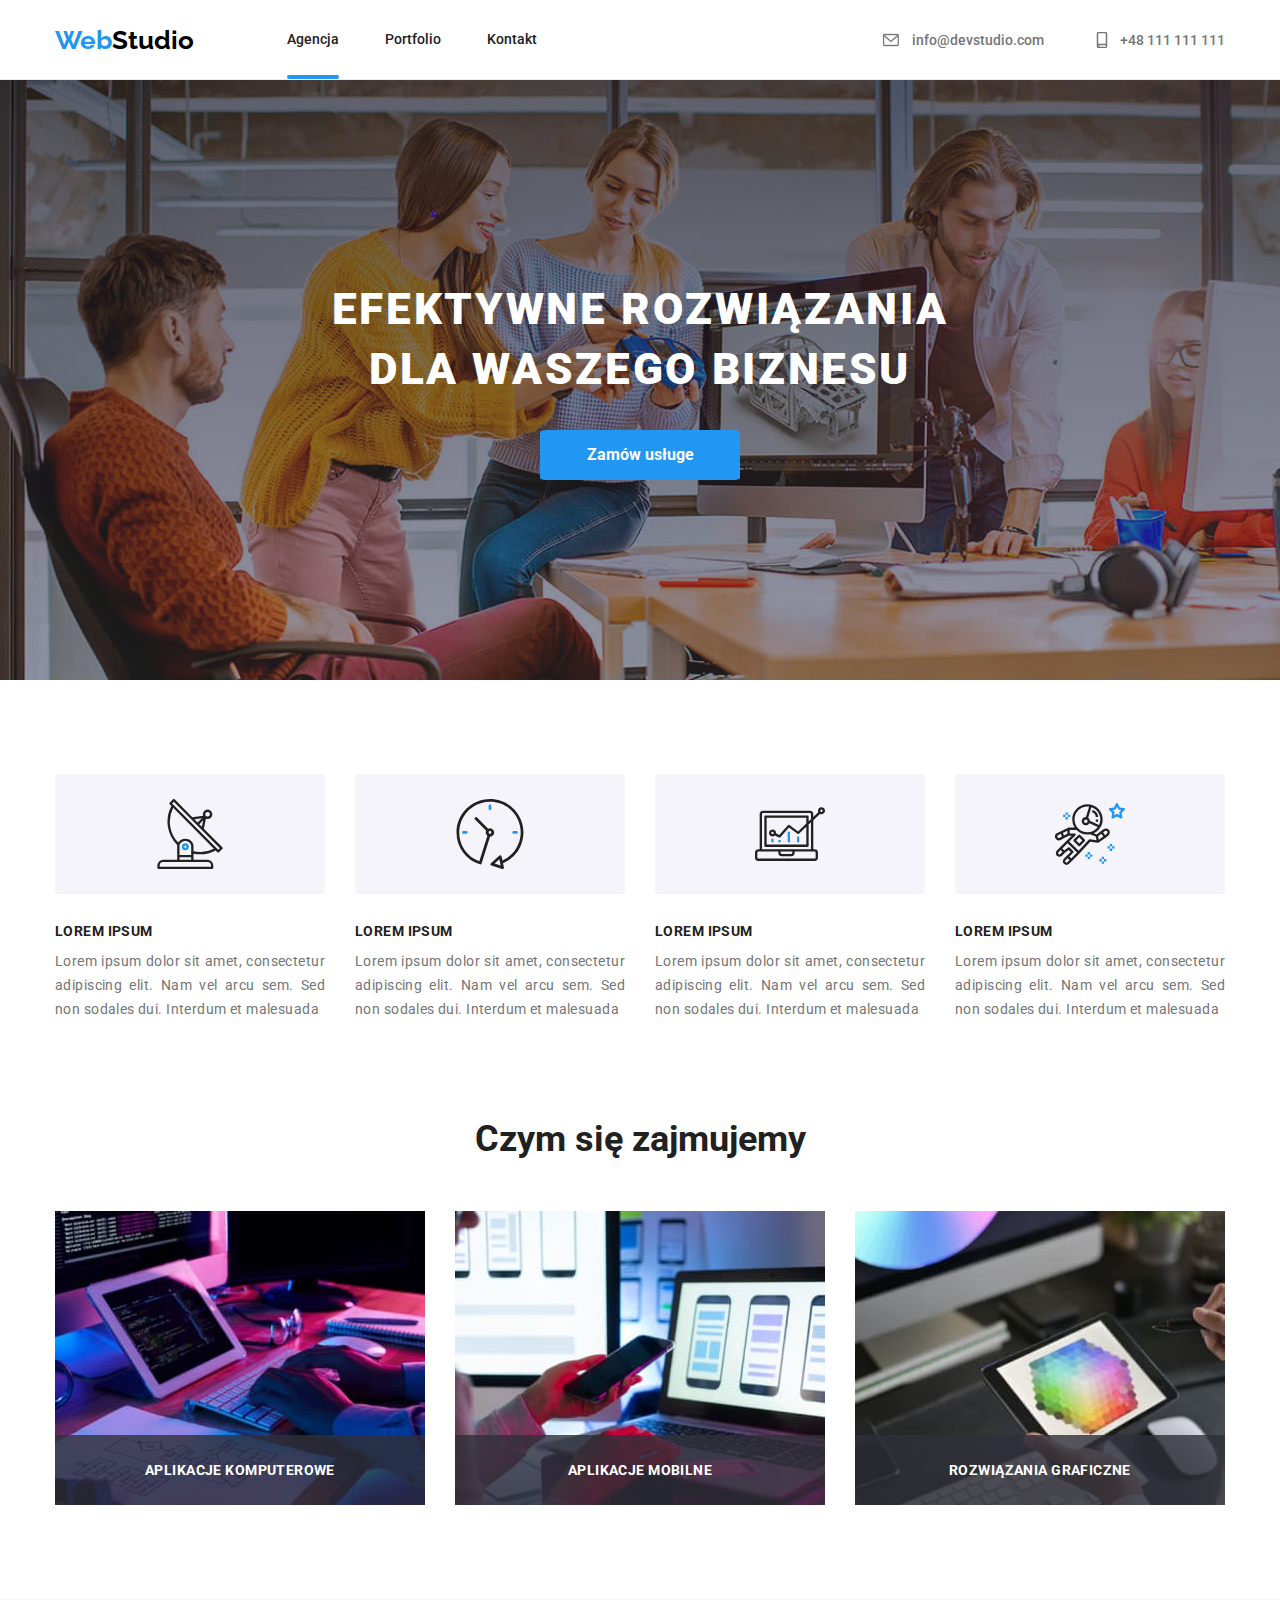
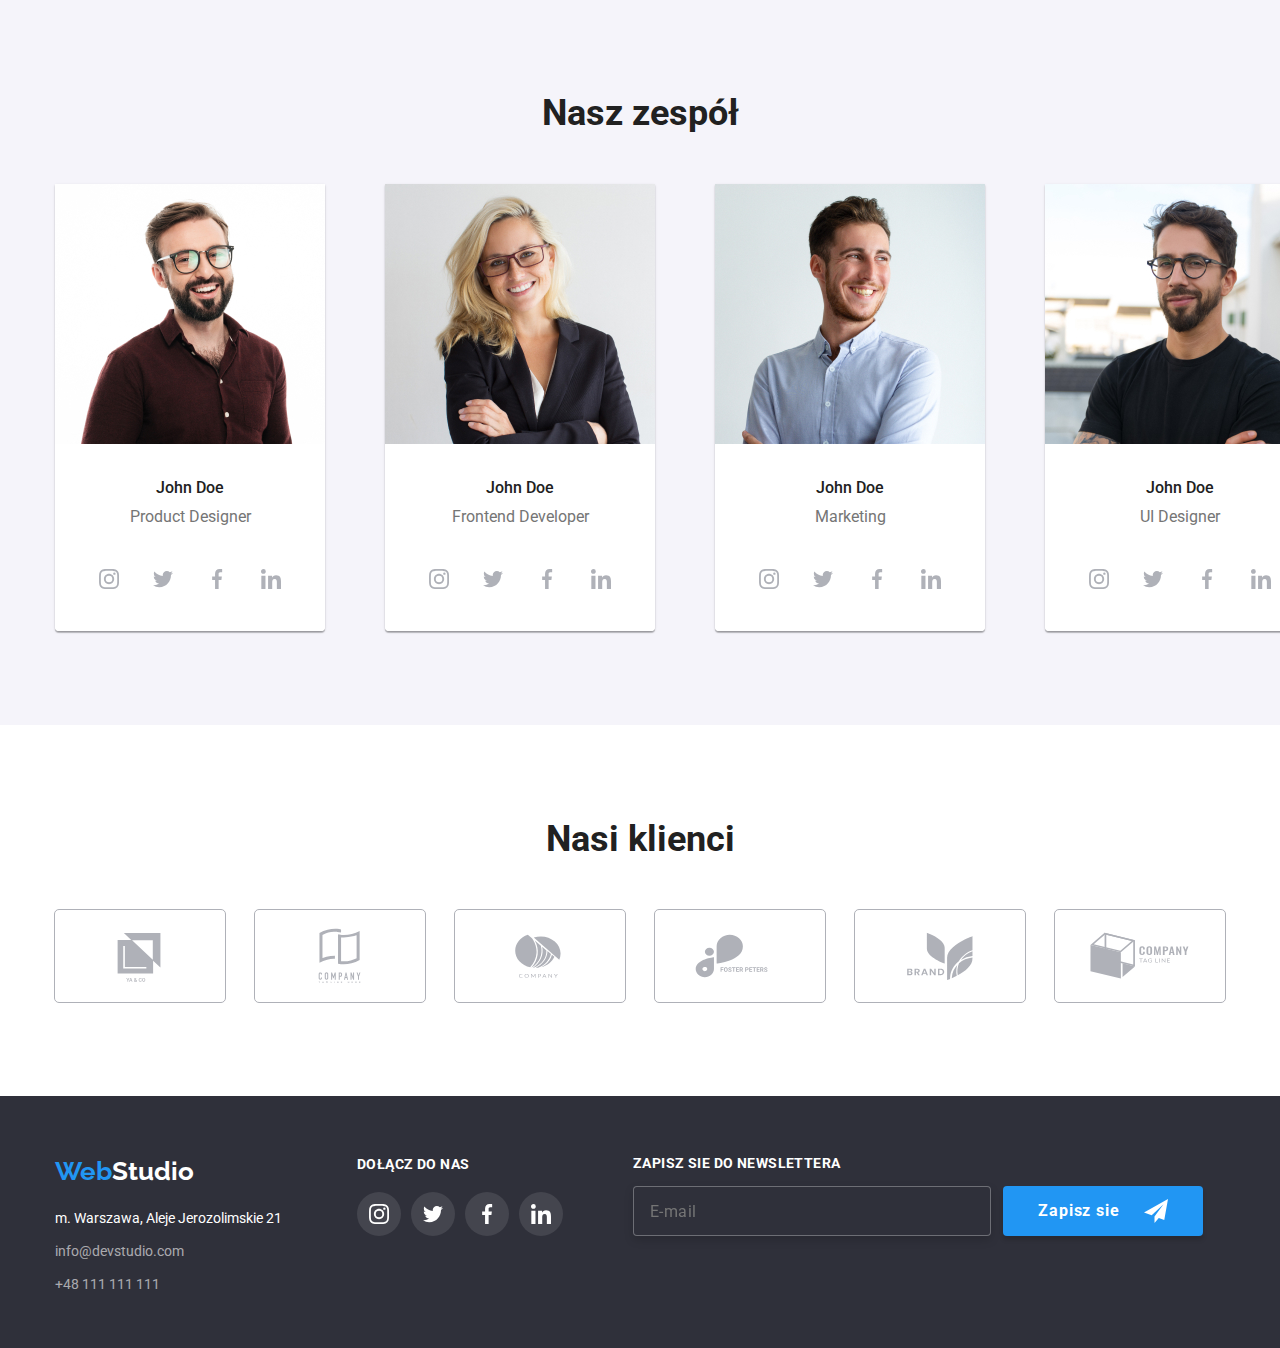
<file: index.html>
<!DOCTYPE html>
<html lang="en">
  <head>
    <meta charset="UTF-8" />
    <meta http-equiv="X-UA-Compatible" content="IE=edge" />
    <meta name="viewport" content="width=device-width, initial-scale=1.0" />
    <title>Studio</title>
    <link
      rel="stylesheet"
      href="https://cdnjs.cloudflare.com/ajax/libs/modern-normalize/1.0.0/modern-normalize.min.css"
    />
    <link rel="preconnect" href="https://fonts.googleapis.com" />
    <link rel="preconnect" href="https://fonts.gstatic.com" crossorigin />
    <link
      href="https://fonts.googleapis.com/css2?family=Roboto:wght@400;500;700;900&display=swap"
      rel="stylesheet"
    />
    <link rel="stylesheet" href="css/main.min.css" />
    <link rel="preconnect" href="https://fonts.googleapis.com" />
    <link rel="preconnect" href="https://fonts.gstatic.com" crossorigin />
    <link
      href="https://fonts.googleapis.com/css2?family=Raleway:wght@700&display=swap"
      rel="stylesheet"
    />
    <!--<link rel="stylesheet" href="./css/styles.css" /> -->
  </head>
  <body>
    <header class="header__font header">
      <div class="header--justify">
        <nav class="header__box">
          <a href="index.html" class="logo"
            ><span class="logo__color">Web</span>Studio</a
          >
          <ul class="navigation">
            <li>
              <a
                class="navigation__link header__agency--active"
                href="index.html"
                >Agencja</a
              >
            </li>
            <li>
              <a class="navigation__link" href="portfolio.html">Portfolio</a>
            </li>
            <li>
              <a class="navigation__link" href="#">Kontakt</a>
            </li>
          </ul>

          <ul class="header__contacts">
            <li>
              <a class="header__contacts--link" href="#">
                <svg class="icon icon-svg" width="16" height="12">
                  <use href="./images/icons.svg#icon-envelope"></use>
                </svg>
                info@devstudio.com</a
              >
            </li>
            <li>
              <a class="header__contacts--link" href="#">
                <svg class="icon icon-svg" width="16" height="12">
                  <use href="./images/icons.svg#icon-smartphone"></use></svg
                >+48 111 111 111</a
              >
            </li>
          </ul>
        </nav>
      </div>
    </header>

    <main>
      <section class="service">
        <div
          class="container service__height"
          style="display: flex; align-items: center; justify-content: center"
        >
          <div class="service__content">
            <h1 class="service__font">
              EFEKTYWNE ROZWIĄZANIA DLA WASZEGO BIZNESU
            </h1>
            <button type="button" class="service__button" data-modal-open>
              Zamów usługe
            </button>
          </div>
        </div>
      </section>
      <section>
        <div class="container advantages">
          <ul class="advantage">
            <li>
              <div class="advantages__icon">
                <svg width="70" height="70">
                  <use href="./images/icons.svg#icon-antenna-1"></use>
                </svg>
              </div>
              <h3 class="advantages__font">LOREM IPSUM</h3>
              <p class="advantages__text">
                Lorem ipsum dolor sit amet, consectetur adipiscing elit. Nam vel
                arcu sem. Sed non sodales dui. Interdum et malesuada
              </p>
            </li>
            <li>
              <div class="advantages__icon">
                <svg width="70" height="70">
                  <use href="./images/icons.svg#icon-clock-1"></use>
                </svg>
              </div>
              <h3 class="advantages__font">LOREM IPSUM</h3>
              <p class="advantages__text">
                Lorem ipsum dolor sit amet, consectetur adipiscing elit. Nam vel
                arcu sem. Sed non sodales dui. Interdum et malesuada
              </p>
            </li>
            <li>
              <div class="advantages__icon">
                <svg width="70" height="70">
                  <use href="./images/icons.svg#icon-diagram-1"></use>
                </svg>
              </div>
              <h3 class="advantages__font">LOREM IPSUM</h3>
              <p class="advantages__text">
                Lorem ipsum dolor sit amet, consectetur adipiscing elit. Nam vel
                arcu sem. Sed non sodales dui. Interdum et malesuada
              </p>
            </li>
            <li>
              <div class="advantages__icon">
                <svg width="70" height="70">
                  <use href="./images/icons.svg#icon-astronaut-1"></use>
                </svg>
              </div>
              <h3 class="advantages__font">LOREM IPSUM</h3>
              <p class="advantages__text">
                Lorem ipsum dolor sit amet, consectetur adipiscing elit. Nam vel
                arcu sem. Sed non sodales dui. Interdum et malesuada
              </p>
            </li>
          </ul>
        </div>
      </section>
      <section class="container skills">
        <h2 class="h2__class">Czym się zajmujemy</h2>
        <ul class="skills-flex">
          <li class="skills__block">
            <div class="skills__background">
              <a class="skills__info">APLIKACJE KOMPUTEROWE</a>
            </div>
            <img
              src="images/zd1photo1.jpg"
              width="370"
              height="294"
              alt="Programowanie"
            />
          </li>
          <li class="skills__block">
            <div class="skills__background">
              <a class="skills__info">APLIKACJE MOBILNE</a>
            </div>
            <img
              src="images/zd1photo2.jpg"
              width="370"
              height="294"
              alt="Optymalizacja"
            />
          </li>
          <li class="skills__block">
            <div class="skills__background">
              <a class="skills__info">ROZWIĄZANIA GRAFICZNE</a>
            </div>
            <img
              src="images/zd1photo3.jpg"
              width="370"
              height="294"
              alt="Design"
            />
          </li>
        </ul>
      </section>
      <section class="team">
        <div class="container">
          <h2 class="h2__class">Nasz zespół</h2>
          <ul class="skills-flex">
            <li>
              <figure class="figure">
                <img
                  src="images/zd1t1.jpg"
                  width="270"
                  height="260"
                  alt="Mężczyzna w koszuli"
                />

                <figcaption class="team__bottom">
                  <strong class="team__figcaption--strong">John Doe</strong>
                  <p class="team__figcaption--p">Product Designer</p>
                  <div class="social-links">
                    <div class="social-links--style">
                      <svg width="20" height="20">
                        <use href="./images/icons.svg#icon-instagram-2"></use>
                      </svg>
                    </div>
                    <div class="social-links--style">
                      <svg width="20" height="20">
                        <use href="./images/icons.svg#icon-twitter-1"></use>
                      </svg>
                    </div>
                    <div class="social-links--style">
                      <svg width="20" height="20">
                        <use href="./images/icons.svg#icon-facebook-1"></use>
                      </svg>
                    </div>
                    <div class="social-links--style">
                      <svg width="20" height="20">
                        <use href="./images/icons.svg#icon-linkedin-1"></use>
                      </svg>
                    </div>
                  </div>
                </figcaption>
              </figure>
            </li>
            <li>
              <figure class="figure">
                <img
                  src="images/zd1t2.jpg"
                  width="270"
                  height="260"
                  alt="MKobieta z marynarce"
                />

                <figcaption class="team__bottom">
                  <strong class="team__figcaption--strong">John Doe</strong>
                  <p class="team__figcaption--p">Frontend Developer</p>
                  <div class="social-links">
                    <div class="social-links--style">
                      <svg width="20" height="20">
                        <use href="./images/icons.svg#icon-instagram-2"></use>
                      </svg>
                    </div>
                    <div class="social-links--style">
                      <svg width="20" height="20">
                        <use href="./images/icons.svg#icon-twitter-1"></use>
                      </svg>
                    </div>
                    <div class="social-links--style">
                      <svg width="20" height="20">
                        <use href="./images/icons.svg#icon-facebook-1"></use>
                      </svg>
                    </div>
                    <div class="social-links--style">
                      <svg width="20" height="20">
                        <use href="./images/icons.svg#icon-linkedin-1"></use>
                      </svg>
                    </div>
                  </div>
                </figcaption>
              </figure>
            </li>
            <li>
              <figure class="figure">
                <img
                  src="images/zd1t3.jpg"
                  width="270"
                  height="260"
                  alt="Uśmiechnięty mężczyzna"
                />

                <figcaption class="team__bottom">
                  <strong class="team__figcaption--strong">John Doe</strong>
                  <p class="team__figcaption--p">Marketing</p>
                  <div class="social-links">
                    <div class="social-links--style">
                      <svg width="20" height="20">
                        <use href="./images/icons.svg#icon-instagram-2"></use>
                      </svg>
                    </div>
                    <div class="social-links--style">
                      <svg width="20" height="20">
                        <use href="./images/icons.svg#icon-twitter-1"></use>
                      </svg>
                    </div>
                    <div class="social-links--style">
                      <svg width="20" height="20">
                        <use href="./images/icons.svg#icon-facebook-1"></use>
                      </svg>
                    </div>
                    <div class="social-links--style">
                      <svg width="20" height="20">
                        <use href="./images/icons.svg#icon-linkedin-1"></use>
                      </svg>
                    </div>
                  </div>
                </figcaption>
              </figure>
            </li>
            <li>
              <figure class="figure">
                <img
                  src="images/zd1t4.jpg"
                  width="270"
                  height="260"
                  alt="Mężczyzna w okularach "
                />

                <figcaption class="team__bottom">
                  <strong class="team__figcaption--strong">John Doe</strong>
                  <p class="team__figcaption--p">UI Designer</p>
                  <div class="social-links">
                    <div class="social-links--style">
                      <svg width="20" height="20">
                        <use href="./images/icons.svg#icon-instagram-2"></use>
                      </svg>
                    </div>
                    <div class="social-links--style">
                      <svg width="20" height="20">
                        <use href="./images/icons.svg#icon-twitter-1"></use>
                      </svg>
                    </div>
                    <div class="social-links--style">
                      <svg width="20" height="20">
                        <use href="./images/icons.svg#icon-facebook-1"></use>
                      </svg>
                    </div>
                    <div class="social-links--style">
                      <svg width="20" height="20">
                        <use href="./images/icons.svg#icon-linkedin-1"></use>
                      </svg>
                    </div>
                  </div>
                </figcaption>
              </figure>
            </li>
          </ul>
        </div>
      </section>
      <section>
        <div class="container customers__padding">
          <div>
            <h2 class="h2__class">Nasi klienci</h2>
            <ul class="customers">
              <li class="customers__logo">
                <svg width="170" height="92">
                  <use href="./images/icons.svg#icon-client1"></use>
                </svg>
              </li>
              <li class="customers__logo">
                <svg width="170" height="92">
                  <use href="./images/icons.svg#icon-client2"></use>
                </svg>
              </li>
              <li class="customers__logo">
                <svg width="170" height="92">
                  <use href="./images/icons.svg#icon-client3"></use>
                </svg>
              </li>
              <li class="customers__logo">
                <svg width="170" height="92">
                  <use href="./images/icons.svg#icon-client4"></use>
                </svg>
              </li>
              <li class="customers__logo">
                <svg width="170" height="92">
                  <use href="./images/icons.svg#icon-client5"></use>
                </svg>
              </li>
              <li class="customers__logo">
                <svg width="170" height="92">
                  <use href="./images/icons.svg#icon-client6"></use>
                </svg>
              </li>
            </ul>
          </div>
        </div>
      </section>
    </main>
    <footer class="footer">
      <div class="container footer--flex">
        <div class="contacts">
          <div class="contacts__logo-padding">
            <a href="index.html" class="logo"
              ><span class="logo__color">Web</span
              ><span class="logo__color--footer">Studio</span></a
            >
          </div>
          <ul class="contacts__font footer__contacts">
            <li class="contacts__margin">
              <address class="contacts__color">
                m. Warszawa, Aleje Jerozolimskie 21
              </address>
            </li>

            <li class="contacts__margin">
              <a class="contacts__link" href="#">info@devstudio.com</a>
            </li>
            <li>
              <a class="contacts__link" href="#">+48 111 111 111</a>
            </li>
          </ul>
        </div>
        <div class="joinus">
          <h4 class="joinus--font">DOŁĄCZ DO NAS</h4>
          <div class="social-links">
            <div class="social-links--style joinus__social-links">
              <svg width="20" height="20">
                <use href="./images/icons.svg#icon-instagram-2"></use>
              </svg>
            </div>
            <div class="social-links--style joinus__social-links">
              <svg width="20" height="20">
                <use href="./images/icons.svg#icon-twitter-1"></use>
              </svg>
            </div>
            <div class="social-links--style joinus__social-links">
              <svg width="20" height="20">
                <use href="./images/icons.svg#icon-facebook-1"></use>
              </svg>
            </div>
            <div class="social-links--style joinus__social-links">
              <svg width="20" height="20">
                <use href="./images/icons.svg#icon-linkedin-1"></use>
              </svg>
            </div>
          </div>
        </div>
        <div class="subscribe">
          <p class="subscribe--font">ZAPISZ SIE DO NEWSLETTERA</p>
          <div class="subscribe--block">
            <label>
              <input
                type="email"
                placeholder="E-mail"
                class="subscribe--block-placeholder"
              />
            </label>
            <button type="submit" class="subscribe__button">
              Zapisz sie
              <svg width="24px" height="24px" class="subscribe__button-icon">
                <use href="./images/icons.svg#icon-send"></use>
              </svg>
            </button>
          </div>
        </div>
      </div>
    </footer>
    <div class="backdrop is-hidden" data-modal>
      <div class="modal">
        <button class="modal__button" data-modal-close>
          <svg height="18" width="18">
            <use href="./images/icons.svg#icon-close"></use>
          </svg>
        </button>
        <form class="modal__layout">
          <p class="modal__title">Zostaw swoje dane w formularzu poniżej</p>
          <label class="modal__label">
            Imię
            <span class="modal__input">
              <input type="text" name="name" autofocus />
              <svg class="modal__icon" width="18" height="18">
                <use href="./images/icons.svg#icon-man"></use>
              </svg>
            </span>
          </label>
          <label class="modal__label">
            Telefon
            <span class="modal__input">
              <input type="text" name="name" autofocus />
              <svg class="modal__icon" width="18" height="18">
                <use href="./images/icons.svg#icon-tel"></use>
              </svg>
            </span>
          </label>
          <label class="modal__label">
            Email
            <span class="modal__input">
              <input type="text" name="name" autofocus />
              <svg class="modal__icon" width="18" height="18">
                <use class="test" href="./images/icons.svg#icon-email"></use>
              </svg>
            </span>
          </label>
          <label class="modal__label">
            Komentarz
            <span class="modal__input--comment">
              <textarea
                name="comment"
                placeholder="Wprowadz tekst"
                class="modal__textarea"
              ></textarea>
            </span>
          </label>
          <label class="modal__label--check">
            <input
              type="checkbox"
              name="modal-agree"
              class="checkbox"
              hidden=""
            />
            <span class="modal__check-box">
              <svg class="check" width="11" height="8">
                <use href="./images/icons.svg#icon-Tick"></use>
              </svg>
            </span>

            <p class="modal__statute">
              Oświadczam iż akceptuje
              <a class="modal__statute-href" href="#">Regulamin</a>
              i
              <a class="modal__statute-href" href="#">Politykę Prywatności</a>
            </p>
          </label>
          <button type="submit" class="modal__submit">Wyślij</button>
        </form>
      </div>
    </div>
    <script src="./js/modal.js"></script>
  </body>
</html>
</file>
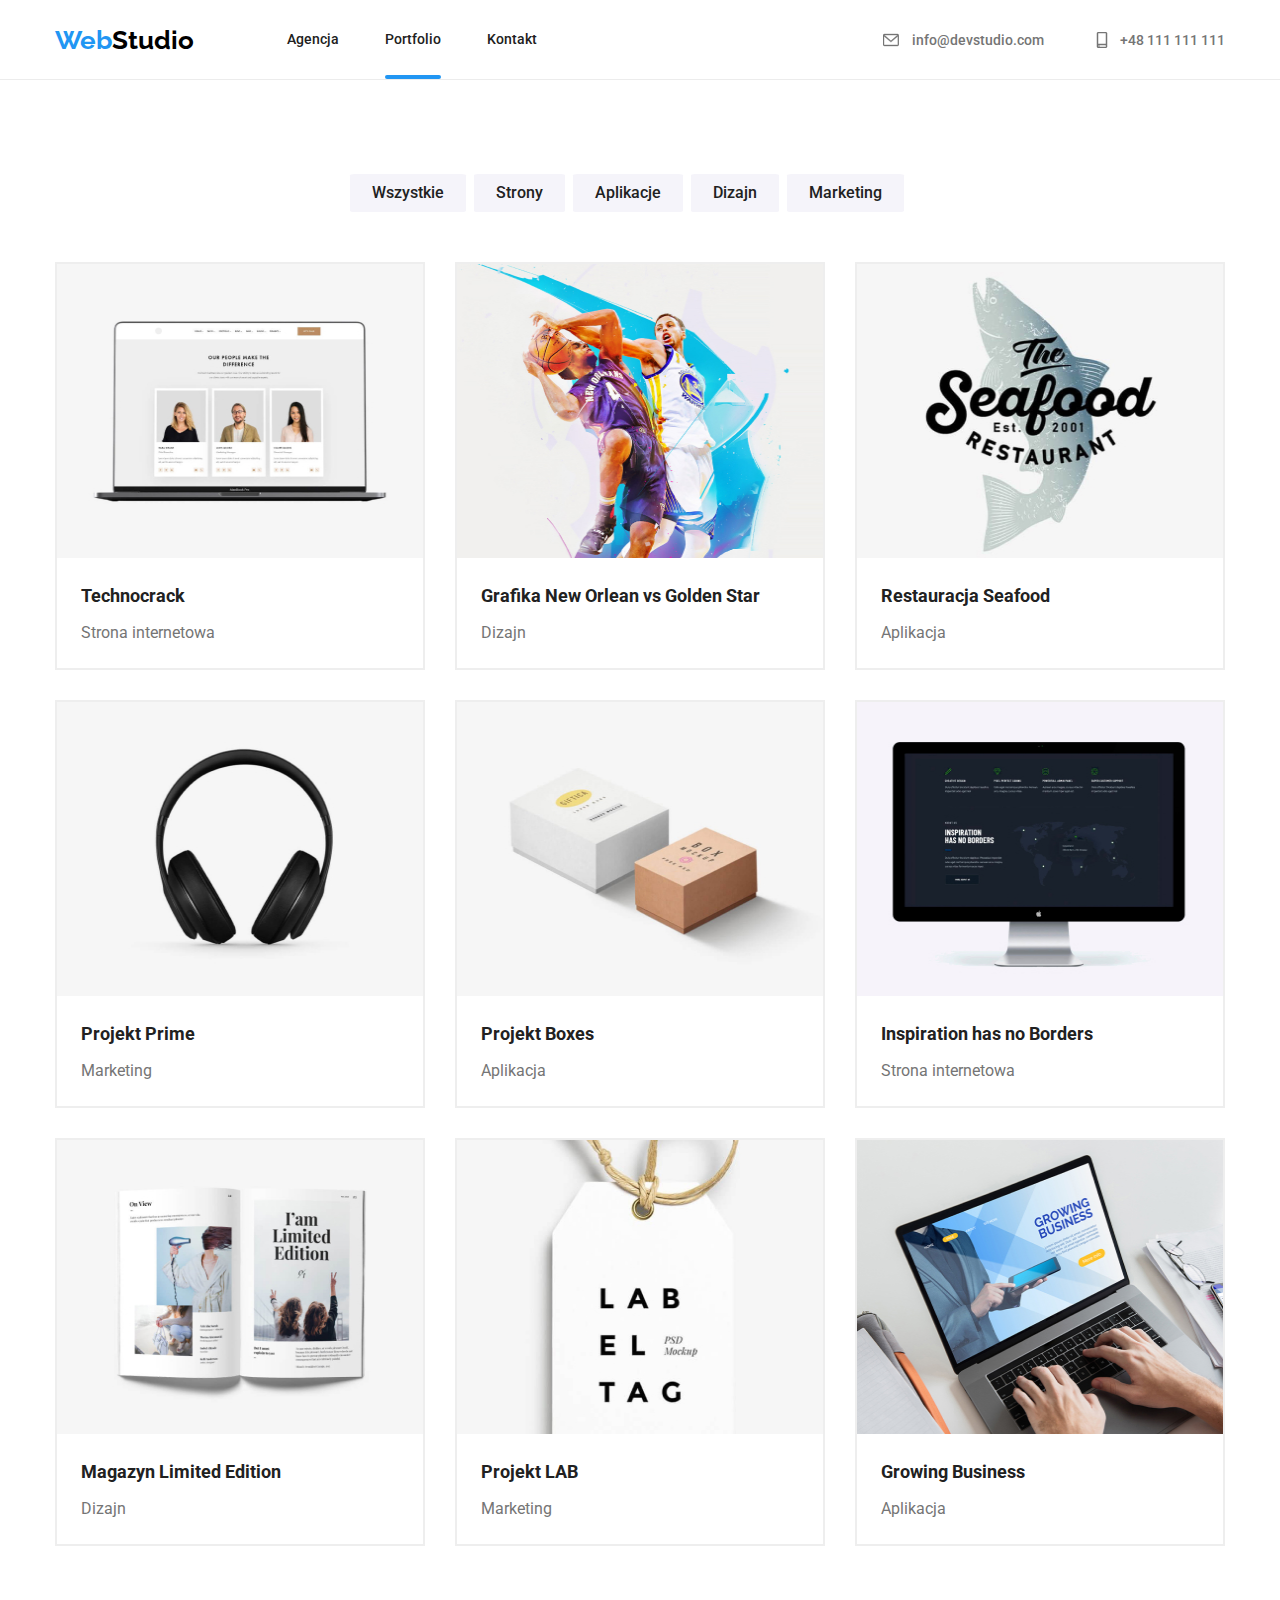
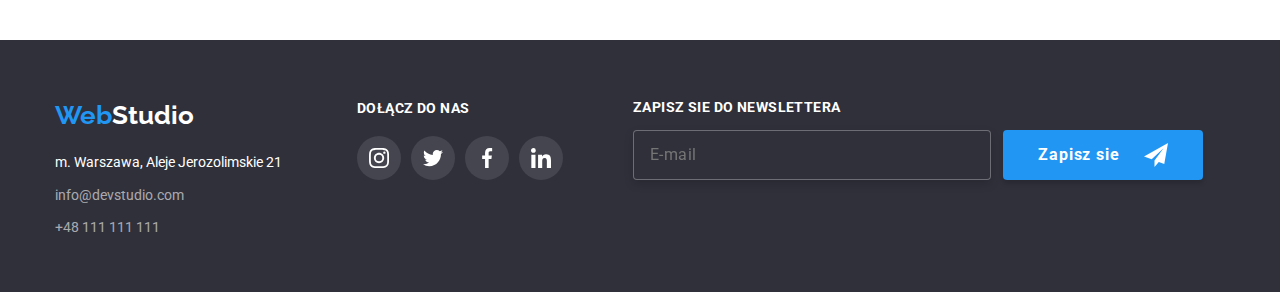
<file: portfolio.html>
<!DOCTYPE html>
<html lang="en">
  <head>
    <meta charset="UTF-8" />
    <meta http-equiv="X-UA-Compatible" content="IE=edge" />
    <meta name="viewport" content="width=device-width, initial-scale=1.0" />
    <title>Portfolio</title>
    <link
      rel="stylesheet"
      href="https://cdnjs.cloudflare.com/ajax/libs/modern-normalize/1.0.0/modern-normalize.min.css"
    />
    <link rel="preconnect" href="https://fonts.googleapis.com" />
    <link rel="preconnect" href="https://fonts.gstatic.com" crossorigin />
    <link
      href="https://fonts.googleapis.com/css2?family=Roboto:wght@400;500;700;900&display=swap"
      rel="stylesheet"
    />
    <link rel="stylesheet" href="css/main.min.css" />
    <link rel="preconnect" href="https://fonts.googleapis.com" />
    <link rel="preconnect" href="https://fonts.gstatic.com" crossorigin />
    <link
      href="https://fonts.googleapis.com/css2?family=Raleway:wght@700&display=swap"
      rel="stylesheet"
    />
    <!--- <link rel="stylesheet" href="./css/styles.css" /> ---->
  </head>
  <body>
    <header class="header__font header">
      <div class="header--justify">
        <nav class="header__box">
          <a href="index.html" class="logo"
            ><span class="logo__color">Web</span>Studio</a
          >
          <ul class="navigation">
            <li><a class="navigation__link" href="index.html">Agencja</a></li>
            <li>
              <a
                class="navigation__link header__portfolio--active"
                href="portfolio.html"
                >Portfolio</a
              >
            </li>
            <li>
              <a class="navigation__link" href="#">Kontakt</a>
            </li>
          </ul>

          <ul class="header__contacts">
            <li>
              <a class="header__contacts--link" href="#">
                <svg class="icon icon-svg" width="16" height="12">
                  <use href="./images/icons.svg#icon-envelope"></use>
                </svg>
                info@devstudio.com</a
              >
            </li>
            <li>
              <a class="header__contacts--link" href="#">
                <svg class="icon icon-svg" width="16" height="12">
                  <use href="./images/icons.svg#icon-smartphone"></use></svg
                >+48 111 111 111</a
              >
            </li>
          </ul>
        </nav>
      </div>
    </header>

    <main>
      <section class="container section__portfolio--padding">
        <ul class="filters">
          <li>
            <button type="button" class="filters__button">Wszystkie</button>
          </li>
          <li>
            <button type="button" class="filters__button">Strony</button>
          </li>
          <li>
            <button type="button" class="filters__button">Aplikacje</button>
          </li>
          <li>
            <button type="button" class="filters__button">Dizajn</button>
          </li>
          <li>
            <button type="button" class="filters__button">Marketing</button>
          </li>
        </ul>

        <ul class="portfolio">
          <li class="portfolio__item">
            <figure class="portfolio__figure">
              <div class="portfolio__overlay">
                <img
                  class="portfolio__overlay--width"
                  src="./images/2.1.jpg"
                  width="370"
                  height="294"
                  alt="przykladowa strona"
                />
                <div class="portfolio__overlay--photo">
                  <p class="portfolio__overlay--text">
                    Technotrack jest popularną platformą wykorzystywaną do
                    rozpowszechniania koronawirusa. Firmy wykorzystują tę
                    platformę do celów szpiegowskich i ataków na
                    niezabezpieczone serwery konkurencji
                  </p>
                </div>
              </div>
              <figcaption class="portfolio__figcaption--padding">
                <strong class="portfolio__figcaption--strong"
                  >Technocrack</strong
                >
                <p class="portfolio__figcaption--p-font">Strona internetowa</p>
              </figcaption>
            </figure>
          </li>
          <li class="portfolio__item">
            <figure class="portfolio__figure">
              <div class="portfolio__overlay">
                <img
                  class="portfolio__overlay--width"
                  src="./images/2.2.jpg"
                  width="370"
                  height="294"
                  alt="Koszykarze"
                />
                <div class="portfolio__overlay--photo">
                  <p class="portfolio__overlay--text">
                    Technotrack jest popularną platformą wykorzystywaną do
                    rozpowszechniania koronawirusa. Firmy wykorzystują tę
                    platformę do celów szpiegowskich i ataków na
                    niezabezpieczone serwery konkurencji
                  </p>
                </div>
              </div>
              <figcaption class="portfolio__figcaption--padding">
                <strong class="portfolio__figcaption--strong"
                  >Grafika New Orlean vs Golden Star</strong
                >
                <p class="portfolio__figcaption--p-font">Dizajn</p>
              </figcaption>
            </figure>
          </li>
          <li class="portfolio__item">
            <figure class="portfolio__figure">
              <div class="portfolio__overlay">
                <img
                  class="portfolio__overlay--width"
                  src="./images/2.3.jpg"
                  width="370"
                  height="294"
                  alt="Logo restauracji"
                />
                <div class="portfolio__overlay--photo">
                  <p class="portfolio__overlay--text">
                    Technotrack jest popularną platformą wykorzystywaną do
                    rozpowszechniania koronawirusa. Firmy wykorzystują tę
                    platformę do celów szpiegowskich i ataków na
                    niezabezpieczone serwery konkurencji
                  </p>
                </div>
              </div>
              <figcaption class="portfolio__figcaption--padding">
                <strong class="portfolio__figcaption--strong"
                  >Restauracja Seafood</strong
                >
                <p class="portfolio__figcaption--p-font">Aplikacja</p>
              </figcaption>
            </figure>
          </li>

          <li class="portfolio__item">
            <figure class="portfolio__figure">
              <div class="portfolio__overlay">
                <img
                  class="portfolio__overlay--width"
                  src="./images/2.4.jpg"
                  width="370"
                  height="294"
                  alt="Słuchawki"
                />
                <div class="portfolio__overlay--photo">
                  <p class="portfolio__overlay--text">
                    Technotrack jest popularną platformą wykorzystywaną do
                    rozpowszechniania koronawirusa. Firmy wykorzystują tę
                    platformę do celów szpiegowskich i ataków na
                    niezabezpieczone serwery konkurencji
                  </p>
                </div>
              </div>
              <figcaption class="portfolio__figcaption--padding">
                <strong class="portfolio__figcaption--strong"
                  >Projekt Prime</strong
                >
                <p class="portfolio__figcaption--p-font">Marketing</p>
              </figcaption>
            </figure>
          </li>
          <li class="portfolio__item">
            <figure class="portfolio__figure">
              <div class="portfolio__overlay">
                <img
                  class="portfolio__overlay--width"
                  src="./images/2.5.jpg"
                  width="370"
                  height="294"
                  alt="Pudełka"
                />
                <div class="portfolio__overlay--photo">
                  <p class="portfolio__overlay--text">
                    Technotrack jest popularną platformą wykorzystywaną do
                    rozpowszechniania koronawirusa. Firmy wykorzystują tę
                    platformę do celów szpiegowskich i ataków na
                    niezabezpieczone serwery konkurencji
                  </p>
                </div>
              </div>
              <figcaption class="portfolio__figcaption--padding">
                <strong class="portfolio__figcaption--strong"
                  >Projekt Boxes</strong
                >
                <p class="portfolio__figcaption--p-font">Aplikacja</p>
              </figcaption>
            </figure>
          </li>
          <li class="portfolio__item">
            <figure class="portfolio__figure">
              <div class="portfolio__overlay">
                <img
                  class="portfolio__overlay--width"
                  src="./images/2.6.jpg"
                  width="370"
                  height="294"
                  alt="Monitor"
                />
                <div class="portfolio__overlay--photo">
                  <p class="portfolio__overlay--text">
                    Technotrack jest popularną platformą wykorzystywaną do
                    rozpowszechniania koronawirusa. Firmy wykorzystują tę
                    platformę do celów szpiegowskich i ataków na
                    niezabezpieczone serwery konkurencji
                  </p>
                </div>
              </div>
              <figcaption class="portfolio__figcaption--padding">
                <strong class="portfolio__figcaption--strong"
                  >Inspiration has no Borders</strong
                >
                <p class="portfolio__figcaption--p-font">Strona internetowa</p>
              </figcaption>
            </figure>
          </li>
          <li class="portfolio__item">
            <figure class="portfolio__figure">
              <div class="portfolio__overlay">
                <img
                  class="portfolio__overlay--width"
                  src="./images/2.7.jpg"
                  width="370"
                  height="294"
                  alt="Książka"
                />
                <div class="portfolio__overlay--photo">
                  <p class="portfolio__overlay--text">
                    Technotrack jest popularną platformą wykorzystywaną do
                    rozpowszechniania koronawirusa. Firmy wykorzystują tę
                    platformę do celów szpiegowskich i ataków na
                    niezabezpieczone serwery konkurencji
                  </p>
                </div>
              </div>
              <figcaption class="portfolio__figcaption--padding">
                <strong class="portfolio__figcaption--strong"
                  >Magazyn Limited Edition</strong
                >
                <p class="portfolio__figcaption--p-font">Dizajn</p>
              </figcaption>
            </figure>
          </li>
          <li class="portfolio__item">
            <figure class="portfolio__figure">
              <div class="portfolio__overlay">
                <img
                  class="portfolio__overlay--width"
                  src="./images/2.8.jpg"
                  width="370"
                  height="294"
                  alt="Etykieta"
                />
                <div class="portfolio__overlay--photo">
                  <p class="portfolio__overlay--text">
                    Technotrack jest popularną platformą wykorzystywaną do
                    rozpowszechniania koronawirusa. Firmy wykorzystują tę
                    platformę do celów szpiegowskich i ataków na
                    niezabezpieczone serwery konkurencji
                  </p>
                </div>
              </div>
              <figcaption class="portfolio__figcaption--padding">
                <strong class="portfolio__figcaption--strong"
                  >Projekt LAB</strong
                >
                <p class="portfolio__figcaption--p-font">Marketing</p>
              </figcaption>
            </figure>
          </li>
          <li class="portfolio__item">
            <figure class="portfolio__figure">
              <div class="portfolio__overlay">
                <img
                  class="portfolio__overlay--width"
                  src="./images/2.9.jpg"
                  width="370"
                  height="294"
                  alt="Laptop"
                />
                <div class="portfolio__overlay--photo">
                  <p class="portfolio__overlay--text">
                    Technotrack jest popularną platformą wykorzystywaną do
                    rozpowszechniania koronawirusa. Firmy wykorzystują tę
                    platformę do celów szpiegowskich i ataków na
                    niezabezpieczone serwery konkurencji
                  </p>
                </div>
              </div>
              <figcaption class="portfolio__figcaption--padding">
                <strong class="portfolio__figcaption--strong"
                  >Growing Business</strong
                >
                <p class="portfolio__figcaption--p-font">Aplikacja</p>
              </figcaption>
            </figure>
          </li>
        </ul>
      </section>
    </main>
    <footer class="footer">
      <div class="container footer--flex">
        <div class="contacts">
          <div class="contacts__logo-padding">
            <a href="index.html" class="logo"
              ><span class="logo__color">Web</span
              ><span class="logo__color--footer">Studio</span></a
            >
          </div>
          <ul class="contacts__font footer__contacts">
            <li class="contacts__margin">
              <address class="contacts__color">
                m. Warszawa, Aleje Jerozolimskie 21
              </address>
            </li>

            <li class="contacts__margin">
              <a class="contacts__link" href="#">info@devstudio.com</a>
            </li>
            <li>
              <a class="contacts__link" href="#">+48 111 111 111</a>
            </li>
          </ul>
        </div>
        <div class="joinus">
          <h4 class="joinus--font">DOŁĄCZ DO NAS</h4>
          <div class="social-links">
            <div class="social-links--style joinus__social-links">
              <svg width="20" height="20">
                <use href="./images/icons.svg#icon-instagram-2"></use>
              </svg>
            </div>
            <div class="social-links--style joinus__social-links">
              <svg width="20" height="20">
                <use href="./images/icons.svg#icon-twitter-1"></use>
              </svg>
            </div>
            <div class="social-links--style joinus__social-links">
              <svg width="20" height="20">
                <use href="./images/icons.svg#icon-facebook-1"></use>
              </svg>
            </div>
            <div class="social-links--style joinus__social-links">
              <svg width="20" height="20">
                <use href="./images/icons.svg#icon-linkedin-1"></use>
              </svg>
            </div>
          </div>
        </div>
        <div class="subscribe">
          <p class="subscribe--font">ZAPISZ SIE DO NEWSLETTERA</p>
          <div class="subscribe--block">
            <label>
              <input
                type="email"
                placeholder="E-mail"
                class="subscribe--block-placeholder"
              />
            </label>
            <button type="submit" class="subscribe__button">
              Zapisz sie
              <svg width="24px" height="24px" class="subscribe__button-icon">
                <use href="./images/icons.svg#icon-send"></use>
              </svg>
            </button>
          </div>
        </div>
      </div>
    </footer>
  </body>
</html>
</file>
<file: css/main.min.css>
:root{--main-black: #212121;--second-black: #000000;--main-blue: #2196f3;--background-grey: #2f303a;--main-white: #ffffff;--second-white: #f5f4fa;--main-silver: #757575;--white-transparent: rgba(255, 255, 255, 0.6);--border-white: #ececec;--social-grey: #afb1b8;--shadow-white: #eeeeee;--transition-timing: 250ms cubic-bezier(0.4, 0, 0.2, 1)}body{font-family:"Roboto",sans-serif;color:var(--main-black);margin:0}ul,li{list-style-type:none}.header{border-bottom:1px solid;color:var(--border-white)}.header__font{font-weight:500;font-size:14px;line-height:1.14;height:80px}.header--justify{padding:27px 0}.header__box{margin:0 auto;box-sizing:border-box;justify-content:space-between;display:flex;max-width:1200px;width:100%;height:26px;align-items:center;padding:0 15px}.navigation{text-align:center;display:flex;padding-left:0px;flex-grow:1;gap:46px}.navigation__link{color:var(--main-black);text-decoration:none}.header__agency--active{position:relative}.header__agency--active::after{content:"";position:absolute;width:100%;height:4px;border-radius:4px;background-color:var(--main-blue);bottom:-32px;left:0}.header__portfolio--active{position:relative}.header__portfolio--active::after{content:"";position:absolute;width:100%;height:4px;border-radius:4px;background-color:var(--main-blue);bottom:-32px;left:0}.header__contacts{display:flex;justify-content:space-between;padding-left:0px;gap:50px}.header__contacts--link{color:var(--main-silver);text-decoration:none}.navigation__link:hover{color:var(--main-blue);cursor:pointer;transition:var(--transition-timing)}.header__contacts--link:hover{color:var(--main-blue);cursor:pointer;transition:var(--transition-timing)}.header__contacts--link:hover svg{stroke:var(--main-blue);fill:var(--main-blue)}.service{background-image:linear-gradient(rgba(47, 48, 58, 0.4), rgba(255, 255, 255, 0.1)),url(../images/Tlo2-index-section1.jpg);max-width:1600px;margin:auto;padding:0 15px}.service__height{height:600px}.service__content{text-align:center;max-width:696px}.service__font{color:var(--main-white);font-weight:900;font-size:44px;line-height:1.36;margin-top:0px;margin-bottom:30px;letter-spacing:.06em}.service__button{color:var(--main-white);font-family:"Roboto";font-style:normal;font-weight:700;font-size:16px;line-height:1.85;background-color:var(--main-blue);cursor:pointer;width:200px;height:50px;border:none;border-radius:4%}.service__button:hover{background-color:var(--main-blue);color:var(--background-grey);cursor:pointer;transition:var(--transition-timing)}.container{margin:0 auto;width:100%;max-width:1200px;padding:0 15px}.advantages{display:flex;flex-direction:column;justify-content:center;padding-top:94px}.advantage{display:flex;margin:inherit;align-items:center;justify-content:center;gap:30px;padding-left:0px}.advantages__icon{display:flex;align-items:center;justify-content:center;background-color:var(--second-white);width:270px;height:120px;margin-bottom:30px;border-radius:4px}.advantages__font{font-weight:700;font-size:14px;line-height:1.14;letter-spacing:.03em;margin-bottom:10px;margin-top:0}.advantages__text{color:var(--main-silver);font-weight:400;font-size:14px;line-height:1.71;width:270px;height:75px;text-align:justify;margin-top:0;margin-bottom:0;margin-right:30px;letter-spacing:.03em;margin-right:0px}.skills{padding-block:94px}.skills__block{position:relative;height:294px}.skills__background{width:100%;height:70px;background:rgba(47,48,58,.8);position:absolute;bottom:0;display:flex;align-items:center;justify-content:center}.skills__info{font-weight:700;font-size:14px;letter-spacing:.03em;color:var(--main-white)}.h2__class{font-style:normal;font-weight:700;font-size:36px;line-height:1.16;text-align:center;margin-top:0px;margin-bottom:0px;padding-bottom:50px}.skills-flex{display:flex;margin:inherit;align-items:center;list-style:none;padding-left:0px;gap:30px}.social-links{display:flex;flex-direction:row;justify-content:center;gap:10px;padding-bottom:30px}.social-links--style{display:flex;justify-content:center;align-items:center;width:44px;height:44px;border-radius:50%;fill:var(--social-grey)}.social-links--style:hover{width:44px;height:44px;border-radius:50%;fill:var(--second-white);background:var(--main-blue);cursor:pointer;transition:var(--transition-timing)}.logo{font-family:"Raleway",sans-serif;font-weight:700;font-size:26px;line-height:1.19;color:var(--second-black);text-decoration:none;cursor:pointer;margin-right:93px}.logo__color{color:var(--main-blue)}.subscribe--block-placeholder:focus{border:1px solid rgba(255,255,255,.3)}.icon{text-decoration:none;border-style:none;background-color:var(--main-white);vertical-align:text-bottom;margin-right:10px;width:16px;height:16px;fill:var(--main-silver);stroke:var(--main-silver);color:var(--main-silver)}.icon-svg:hover{fill:var(--main-blue);transition:var(--transition-timing);cursor:pointer}.figure{margin:0;background-color:var(--main-white);margin-right:30px;box-shadow:0px 1px 3px rgba(0,0,0,.12),0px 1px 1px rgba(0,0,0,.14),0px 2px 1px rgba(0,0,0,.2);border-radius:0px 0px 4px 4px}.team{background-color:var(--second-white);padding-top:94px;padding-bottom:94px}.team__bottom{background-color:var(--main-white);text-align:center;padding-top:30px;border-bottom-left-radius:4px;border-bottom-right-radius:4px}.team__figcaption--strong{font-weight:500;font-size:16px;line-height:1.18;color:var(--main-black)}.team__figcaption--p{color:var(--main-silver);font-weight:400;font-size:16px;line-height:1.18;padding-bottom:30px;margin-bottom:0px;margin-top:10px}.customers__padding{padding-block:94px}.customers{display:flex;flex-direction:row;gap:30px;padding-left:0;margin-block:0}.customers__logo{width:170px;height:92px;border-radius:4px;fill:var(--social-grey);border-radius:4px;outline:1px solid var(--social-grey)}.customers__logo:hover{fill:var(--main-blue);transition:var(--transition-timing);outline-color:var(--main-blue);cursor:pointer}.footer{background-color:var(--background-grey);height:252px}.footer--flex{display:flex;padding-top:60px}.contacts{margin-right:70px}.contacts__logo-padding{padding-bottom:20px}.logo__color--footer{color:var(--main-white)}.contacts__font{font-weight:400;font-size:14px;line-height:1.71;text-decoration:none}.footer__contacts{margin:0;padding-left:0}.contacts__margin{margin-bottom:9px}.contacts__color{color:var(--main-white);font-style:normal}.contacts__link{color:var(--white-transparent);text-decoration:none}.contacts__link:hover{color:var(--main-blue);cursor:pointer;transition:var(--transition-timing)}.joinus{display:flex;flex-direction:column;align-items:flex-start}.joinus--font{letter-spacing:.03em;color:var(--main-white);font-style:normal;font-weight:700;font-size:14px;line-height:16px;margin-top:0px;margin-bottom:20px}.joinus__social-links{background:rgba(255,255,255,.1);fill:var(--main-white)}.subscribe{display:flex;flex-direction:column;margin-left:70px;width:570px}.subscribe--font{color:var(--main-white);display:block;font-weight:700;font-size:14px;line-height:1.14;letter-spacing:.03em;margin-top:0px}.subscribe--block{display:flex;gap:12px}.subscribe--block-placeholder{box-sizing:border-box;width:358px;height:50px;border:1px solid rgba(255,255,255,.3);filter:drop-shadow(0px 4px 4px rgba(0, 0, 0, 0.15));border-radius:4px;background:var(--background-grey);padding:14px 16px;outline:none;color:var(--main-white);line-height:1.25;font-size:16px;letter-spacing:.03em}.subscribe__button{background:var(--main-blue);box-shadow:0px 4px 4px rgba(0,0,0,.15);min-width:200px;height:50px;border-radius:4px;font-weight:700;font-size:16px;line-height:1.88;letter-spacing:.06em;color:var(--main-white);border:0px;display:flex;align-items:center;justify-content:center;cursor:pointer}.subscribe__button-icon{margin-left:24px;fill:var(--main-white)}.section__portfolio--padding{padding-top:94px;padding-bottom:94px}.filters{display:flex;margin:inherit;align-items:center;padding-left:295px;list-style:none;padding-bottom:50px}.filters__button{color:var(--main-black);font-family:"Roboto";font-style:normal;font-weight:500;font-size:16px;line-height:1.62;background-color:var(--second-white);cursor:pointer;margin-right:8px;padding:6px 22px;border:none;border-radius:4%}.filters__button:hover{background-color:var(--main-blue);color:var(--main-white);cursor:pointer;transition:all var(--transition-timing);color:var(--main-white);box-shadow:0px 3px 1px rgba(0,0,0,.1),0px 1px 2px rgba(0,0,0,.08),0px 2px 2px rgba(0,0,0,.12);transition:var(--transition-timing)}.portfolio{display:flex;flex-wrap:wrap;gap:30px;list-style:none;margin:0;padding-left:0}.portfolio__item{flex-basis:calc((100% - 60px)/3);background:var(--main-white);border:1px solid var(--shadow-white)}.portfolio__figure{background:var(--main-white);border:1px solid var(--shadow-white);margin:0 auto}.portfolio__overlay{position:relative;overflow:hidden}.portfolio__overlay--width{width:100%;vertical-align:top}.portfolio__overlay--photo{position:absolute;width:100%;height:100%}.portfolio__overlay--text{font-family:"Roboto";font-style:normal;font-weight:400;font-size:18px;line-height:1,55;letter-spacing:.03em;color:var(--main-white);padding-top:49px;padding-bottom:49px;padding-left:24px;padding-right:45px}.portfolio__figcaption--padding{padding:20px 24px}.portfolio__figcaption--strong{font-weight:700;font-size:18px;line-height:2}.portfolio__figcaption--p-font{color:var(--main-silver);font-weight:400;font-size:16px;line-height:1.87;margin-top:4px;margin-bottom:0px}.portfolio__figure:hover .portfolio__overlay--photo{transform:translate(0%, -100%);transition:var(--transition-timing);background:var(--main-blue);height:101%;width:101%}.portfolio__figure:hover{cursor:pointer;box-shadow:0px 1px 1px rgba(0,0,0,.12),0px 4px 4px rgba(0,0,0,.06),1px 4px 6px rgba(0,0,0,.16);transition:var(--transition-timing)}.backdrop{position:fixed;display:flex;left:0;top:0;width:100%;height:100%;background:rgba(0,0,0,.2);transition:transform var(--transition-timing),opacity var(--transition-timing)}.is-hidden{transform:scale(0.5);opacity:0;visibility:hidden;pointer-events:none}.modal{width:528px;height:-webkit-fit-content;height:-moz-fit-content;height:fit-content;background:var(--main-white);box-shadow:0px 1px 3px rgba(0,0,0,.12),0px 1px 1px rgba(0,0,0,.14),0px 2px 1px rgba(0,0,0,.2);border-radius:4px;margin:auto;display:flex;justify-content:center;align-items:center;position:fixed;left:0;right:0;bottom:0;top:0;transform:scale(1);transition:transform var(--transition-timing),opacity var(--transition-timing)}.modal__button{display:flex;justify-content:center;align-items:center;cursor:pointer;width:30px;height:30px;border-radius:50%;background:var(--main-white);border:1px solid rgba(0,0,0,.1);position:absolute;right:8px;top:8px}.modal__layout{display:flex;flex-direction:column;justify-content:center;gap:10px;margin-bottom:40px}.modal__title{font-weight:700;display:block;font-size:20px;line-height:1.15;letter-spacing:.03em;text-align:center;margin-top:20px;margin-bottom:0px;padding-top:20px;margin-top:0px;padding-top:30px}.modal__input{display:block;position:relative;margin-top:4px}.modal__input--comment{display:block;position:relative;margin-top:4px;height:120px}.modal__label{font-size:12px;line-height:1.16;letter-spacing:.01em;color:var(--main-silver);width:448px}input{height:40px;width:100%;border:1px solid rgba(33,33,33,.2);border-radius:4px;outline:none;padding:13px 42px;font-size:12px;transition:border-color var(--transition-timing)}.modal__icon{position:absolute;top:50%;transform:translateY(-50%);left:14px;pointer-events:none;transition:fill var(--transition-timing)}.modal__textarea{width:100%;height:120px;padding:12px 16px;border:1px solid rgba(33,33,33,.2);border-radius:4px;outline:none;resize:none;font-size:12px;letter-spacing:.01em;line-height:1.16;transition:border-color var(--transition-timing)}.modal__label--check{display:flex;align-items:flex-start;margin:auto}.modal__check-box{display:flex;align-items:center;justify-content:center;width:16px;height:15px;border-radius:2px;margin-right:8px;cursor:pointer;transform:translateY(13px);border:solid 2px var(--main-black);transition-property:background-color,border-color;transition-timing-function:var(--transition-timing)}input:checked+span{background-color:var(--main-blue);border-color:var(--main-blue)}.modal__submit{background:var(--main-blue);box-shadow:0px 4px 4px rgba(0,0,0,.15);width:200px;height:50px;border-radius:4px;font-weight:700;font-size:16px;line-height:1.88;letter-spacing:.06em;color:var(--main-white);border:0px;align-items:center;justify-content:center;margin:auto;cursor:pointer}p>a{color:var(--main-blue)}input:focus{border-color:var(--main-blue)}textarea:focus{border-color:var(--main-blue)}input:focus+svg{fill:var(--main-blue)}.modal__statute{font-size:14px;color:var(--main-silver);letter-spacing:.03em}/*# sourceMappingURL=main.min.css.map */
</file>
